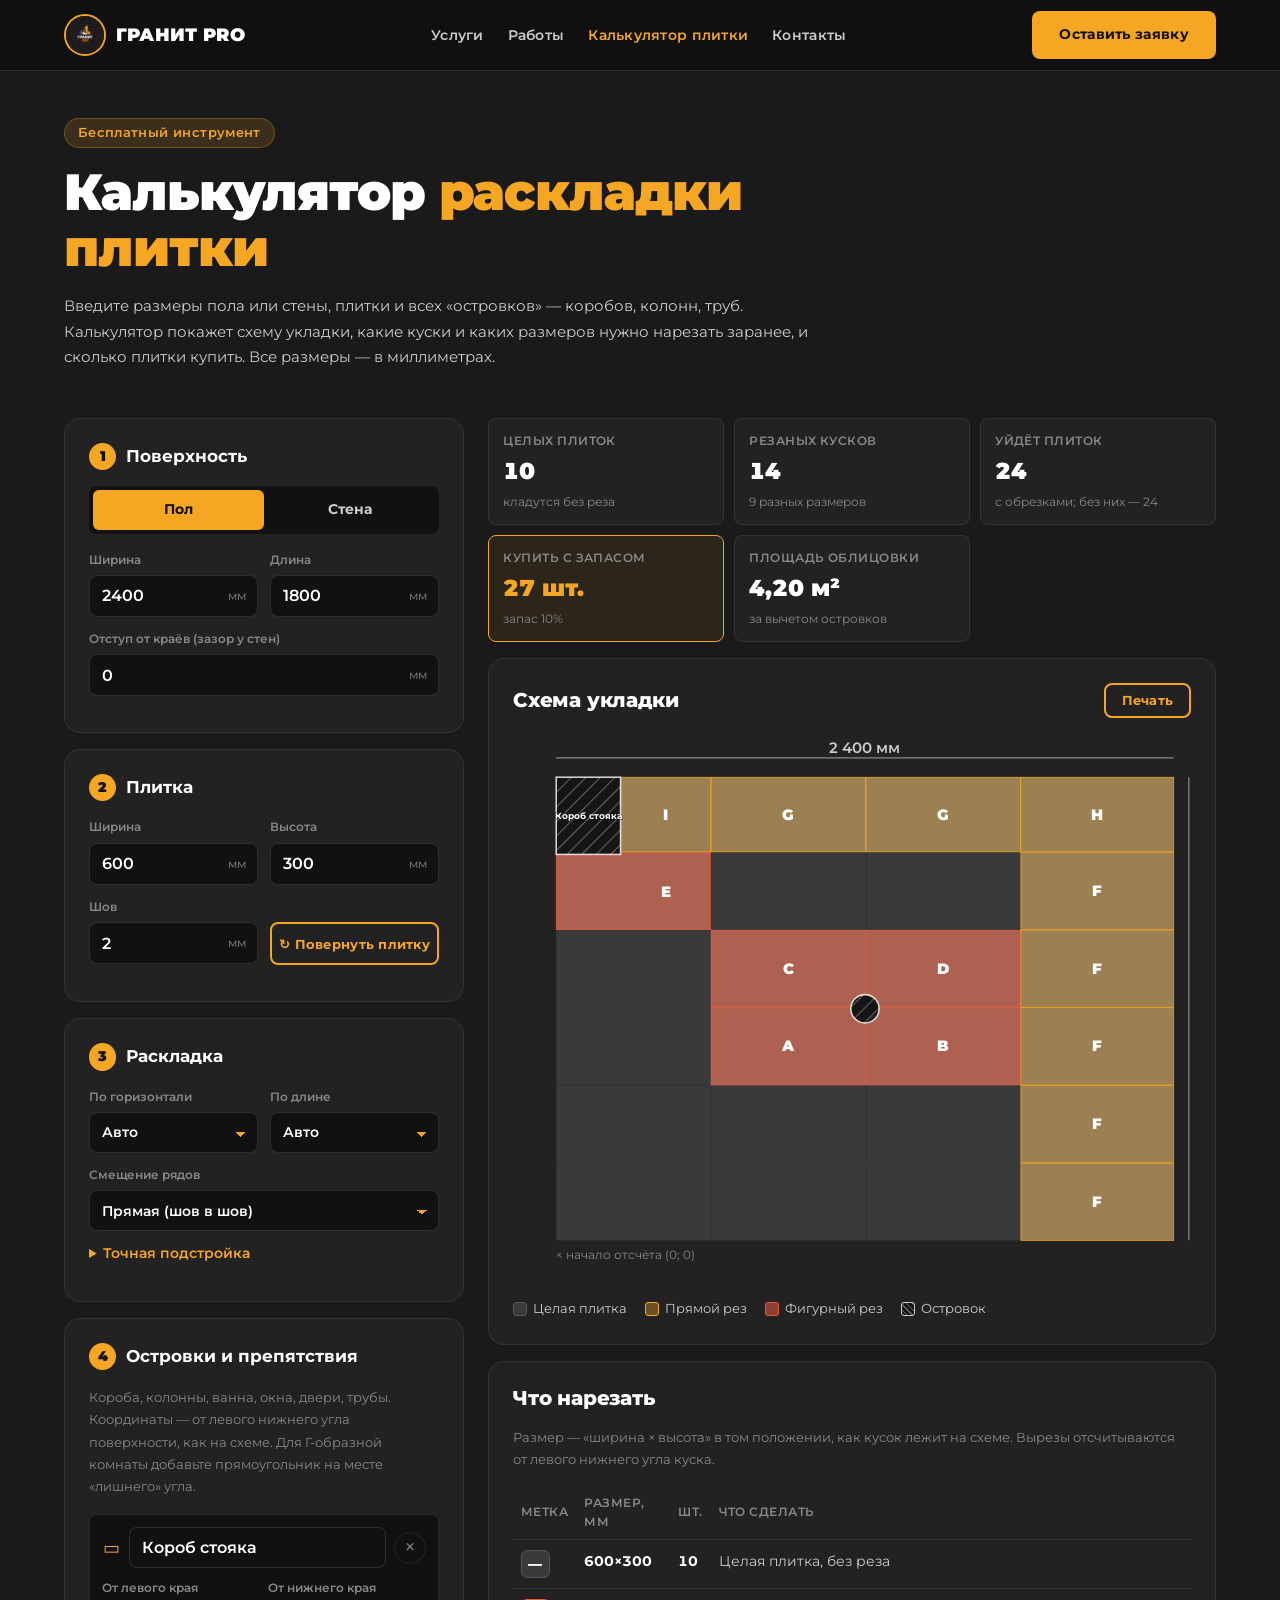
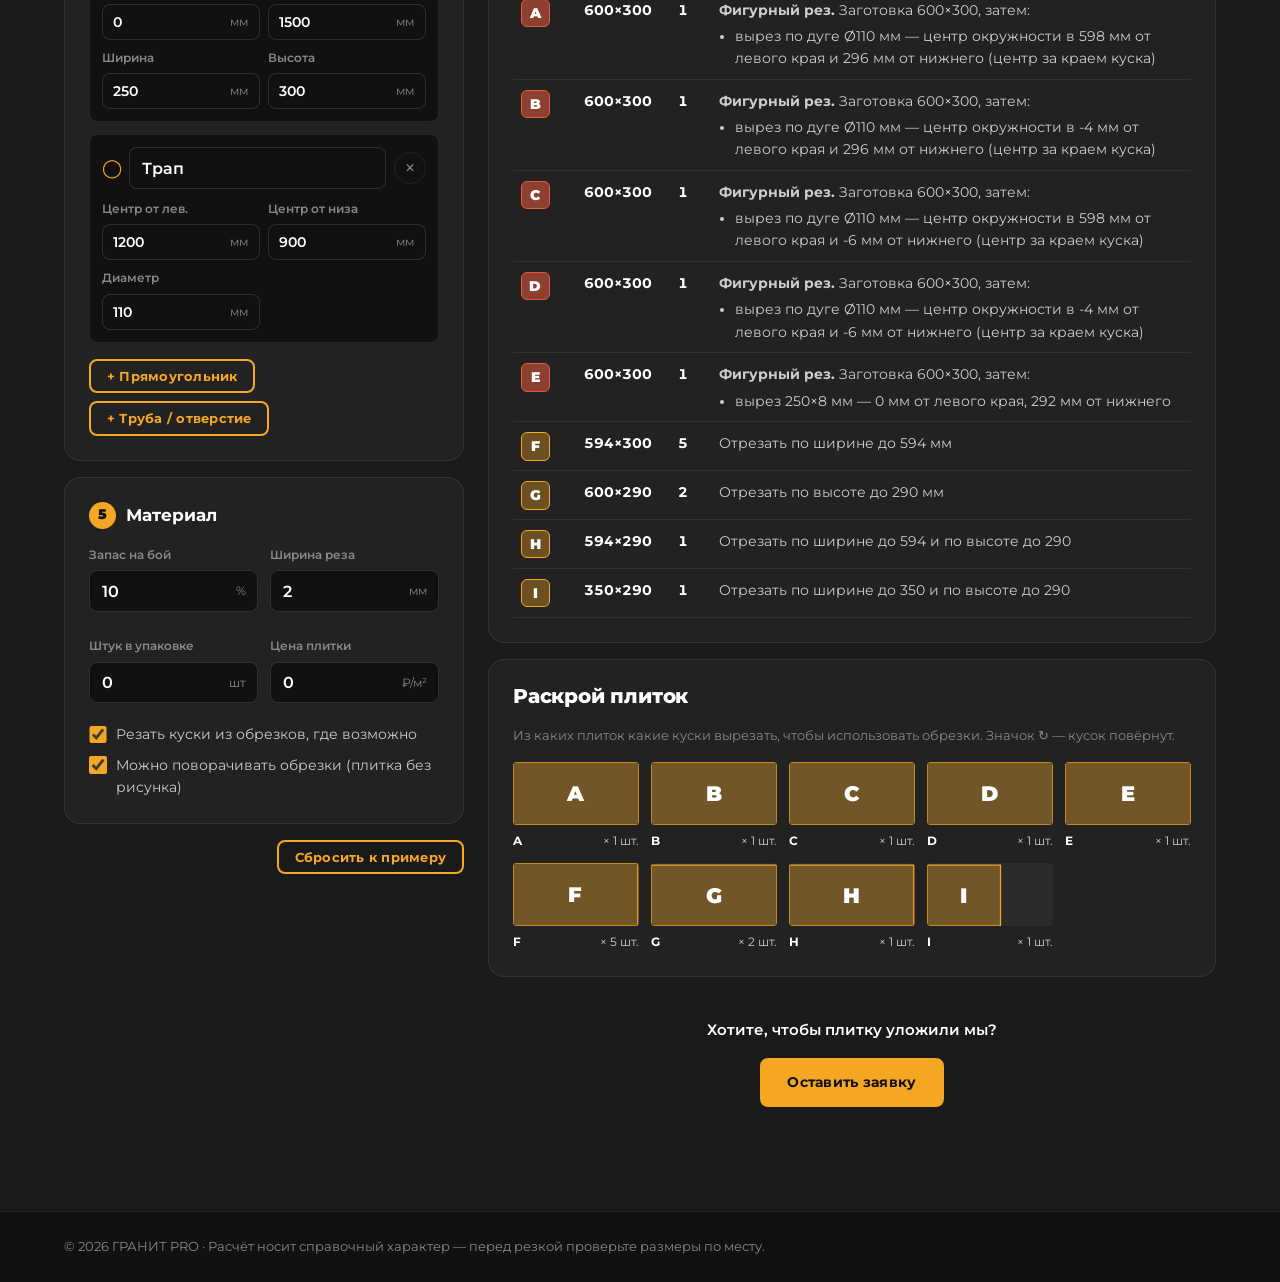
<file: tile-calculator.html>
<!DOCTYPE html>
<html lang="ru">
<head>
  <meta charset="UTF-8">
  <meta name="viewport" content="width=device-width, initial-scale=1.0">
  <meta name="description" content="Калькулятор раскладки плитки от ГРАНИТ PRO: схема укладки, список резов с размерами, количество плитки с запасом. Учитывает шов, островки, трубы и короба.">
  <title>Калькулятор плитки — ГРАНИТ PRO</title>
  <link rel="preconnect" href="https://fonts.googleapis.com">
  <link rel="preconnect" href="https://fonts.gstatic.com" crossorigin>
  <link href="https://fonts.googleapis.com/css2?family=Montserrat:wght@400;600;700;900&display=swap" rel="stylesheet">
  <link rel="stylesheet" href="styles.css">
  <link rel="stylesheet" href="tile-calc.css">
</head>
<body class="tc-page">

  <!-- ══════════════════════════════════════════
       NAVBAR
  ══════════════════════════════════════════ -->
  <nav id="navbar" class="scrolled">
    <div class="nav-inner">
      <a href="index.html" class="nav-brand">
        <img src="img/Логотип.jpg" alt="ГРАНИТ PRO" class="nav-logo">
        <span class="nav-name">ГРАНИТ PRO</span>
      </a>
      <ul class="nav-links">
        <li><a href="index.html#services">Услуги</a></li>
        <li><a href="index.html#portfolio">Работы</a></li>
        <li><a href="tile-calculator.html" class="active">Калькулятор плитки</a></li>
        <li><a href="index.html#contacts">Контакты</a></li>
      </ul>
      <a href="index.html#contacts" class="btn btn-primary nav-cta">Оставить заявку</a>
      <button class="burger" aria-label="Открыть меню" aria-expanded="false">
        <span></span><span></span><span></span>
      </button>
    </div>
  </nav>

  <div class="mobile-menu" id="mobileMenu">
    <ul>
      <li><a href="index.html#services">Услуги</a></li>
      <li><a href="index.html#portfolio">Работы</a></li>
      <li><a href="tile-calculator.html">Калькулятор плитки</a></li>
      <li><a href="index.html#contacts">Контакты</a></li>
    </ul>
    <a href="index.html#contacts" class="btn btn-primary">Оставить заявку</a>
  </div>


  <main class="tc-main">
    <div class="container">
      <header class="tc-header">
        <span class="badge">Бесплатный инструмент</span>
        <h1>Калькулятор <span class="accent">раскладки плитки</span></h1>
        <p>Введите размеры пола или стены, плитки и всех «островков» — коробов, колонн, труб.
          Калькулятор покажет схему укладки, какие куски и каких размеров нужно нарезать заранее,
          и сколько плитки купить. Все размеры — в миллиметрах.</p>
      </header>

      <div class="tc-layout">

        <!-- ═══════════ ФОРМА ═══════════ -->
        <form class="tc-form" id="calcForm" onsubmit="return false" novalidate>

          <fieldset class="tc-card">
            <legend><span class="tc-step">1</span>Поверхность</legend>
            <div class="tc-seg" role="radiogroup" aria-label="Тип поверхности">
              <label><input type="radio" name="stype" value="floor" data-k="surface.type"><span>Пол</span></label>
              <label><input type="radio" name="stype" value="wall" data-k="surface.type"><span>Стена</span></label>
            </div>
            <div class="tc-grid-2">
              <label class="tc-field">
                <span>Ширина</span>
                <span class="tc-input-wrap"><input type="number" inputmode="decimal" min="0" step="1" data-k="surface.w"><em>мм</em></span>
              </label>
              <label class="tc-field">
                <span id="lblSurfaceH">Длина</span>
                <span class="tc-input-wrap"><input type="number" inputmode="decimal" min="0" step="1" data-k="surface.h"><em>мм</em></span>
              </label>
            </div>
            <label class="tc-field">
              <span>Отступ от краёв (зазор у стен)</span>
              <span class="tc-input-wrap"><input type="number" inputmode="decimal" min="0" step="1" data-k="surface.edge"><em>мм</em></span>
            </label>
          </fieldset>

          <fieldset class="tc-card">
            <legend><span class="tc-step">2</span>Плитка</legend>
            <div class="tc-grid-2 tc-tile-row">
              <label class="tc-field">
                <span>Ширина</span>
                <span class="tc-input-wrap"><input type="number" inputmode="decimal" min="0" step="1" data-k="tile.w"><em>мм</em></span>
              </label>
              <label class="tc-field">
                <span>Высота</span>
                <span class="tc-input-wrap"><input type="number" inputmode="decimal" min="0" step="1" data-k="tile.h"><em>мм</em></span>
              </label>
            </div>
            <div class="tc-grid-2">
              <label class="tc-field">
                <span>Шов</span>
                <span class="tc-input-wrap"><input type="number" inputmode="decimal" min="0" step="0.5" data-k="tile.gap"><em>мм</em></span>
              </label>
              <div class="tc-field">
                <span>&nbsp;</span>
                <button type="button" class="btn btn-outline btn-sm tc-btn-block" id="rotateTile">↻ Повернуть плитку</button>
              </div>
            </div>
          </fieldset>

          <fieldset class="tc-card">
            <legend><span class="tc-step">3</span>Раскладка</legend>
            <div class="tc-grid-2">
              <label class="tc-field">
                <span>По горизонтали</span>
                <select data-k="layout.x">
                  <option value="auto">Авто</option>
                  <option value="start">От левого края</option>
                  <option value="end">От правого края</option>
                  <option value="center-tile">По центру — плитка</option>
                  <option value="center-joint">По центру — шов</option>
                </select>
              </label>
              <label class="tc-field">
                <span id="lblAlignY">По длине</span>
                <select data-k="layout.y">
                  <option value="auto">Авто</option>
                  <option value="start" id="optYStart">От нижнего края</option>
                  <option value="end" id="optYEnd">От верхнего края</option>
                  <option value="center-tile">По центру — плитка</option>
                  <option value="center-joint">По центру — шов</option>
                </select>
              </label>
            </div>
            <label class="tc-field">
              <span>Смещение рядов</span>
              <select data-k="layout.offset" data-num>
                <option value="0">Прямая (шов в шов)</option>
                <option value="0.5">Кирпичиком — на 1/2</option>
                <option value="0.3333333333">Со смещением на 1/3</option>
                <option value="0.25">Со смещением на 1/4</option>
              </select>
            </label>
            <details class="tc-details">
              <summary>Точная подстройка</summary>
              <div class="tc-grid-2">
                <label class="tc-field">
                  <span>Сдвиг вправо</span>
                  <span class="tc-input-wrap"><input type="number" inputmode="decimal" step="1" data-k="layout.shiftX"><em>мм</em></span>
                </label>
                <label class="tc-field">
                  <span>Сдвиг вверх</span>
                  <span class="tc-input-wrap"><input type="number" inputmode="decimal" step="1" data-k="layout.shiftY"><em>мм</em></span>
                </label>
              </div>
            </details>
          </fieldset>

          <fieldset class="tc-card">
            <legend><span class="tc-step">4</span>Островки и препятствия</legend>
            <p class="tc-hint">Короба, колонны, ванна, окна, двери, трубы. Координаты — от левого нижнего угла поверхности,
              как на схеме. Для Г‑образной комнаты добавьте прямоугольник на месте «лишнего» угла.</p>
            <div id="obstacleList" class="tc-obstacles"></div>
            <div class="tc-add-row">
              <button type="button" class="btn btn-outline btn-sm" id="addRect">+ Прямоугольник</button>
              <button type="button" class="btn btn-outline btn-sm" id="addCircle">+ Труба / отверстие</button>
            </div>
          </fieldset>

          <fieldset class="tc-card">
            <legend><span class="tc-step">5</span>Материал</legend>
            <div class="tc-grid-2">
              <label class="tc-field">
                <span>Запас на бой</span>
                <span class="tc-input-wrap"><input type="number" inputmode="decimal" min="0" step="1" data-k="material.reserve"><em>%</em></span>
              </label>
              <label class="tc-field">
                <span>Ширина реза</span>
                <span class="tc-input-wrap"><input type="number" inputmode="decimal" min="0" step="0.5" data-k="material.kerf"><em>мм</em></span>
              </label>
              <label class="tc-field">
                <span>Штук в упаковке</span>
                <span class="tc-input-wrap"><input type="number" inputmode="numeric" min="0" step="1" data-k="material.perPack" placeholder="0"><em>шт</em></span>
              </label>
              <label class="tc-field">
                <span>Цена плитки</span>
                <span class="tc-input-wrap"><input type="number" inputmode="decimal" min="0" step="10" data-k="material.price" placeholder="0"><em>₽/м²</em></span>
              </label>
            </div>
            <label class="tc-check"><input type="checkbox" data-k="material.reuse"><span>Резать куски из обрезков, где возможно</span></label>
            <label class="tc-check"><input type="checkbox" data-k="material.rotate"><span>Можно поворачивать обрезки (плитка без рисунка)</span></label>
          </fieldset>

          <div class="tc-form-actions">
            <button type="button" class="btn btn-outline btn-sm" id="resetBtn">Сбросить к примеру</button>
          </div>
        </form>


        <!-- ═══════════ РЕЗУЛЬТАТ ═══════════ -->
        <section class="tc-results" id="results" aria-live="polite">
          <div class="tc-alert tc-alert-err" id="errors" hidden></div>

          <div class="tc-summary" id="summary"></div>
          <div class="tc-alert tc-alert-warn" id="warnings" hidden></div>

          <div class="tc-card tc-scheme-card">
            <div class="tc-card-head">
              <h2>Схема укладки</h2>
              <button type="button" class="btn btn-outline btn-sm tc-no-print" id="printBtn">Печать</button>
            </div>
            <svg id="scheme" class="tc-scheme" role="img" aria-label="Схема раскладки плитки"></svg>
            <ul class="tc-legend">
              <li><i class="lg-full"></i>Целая плитка</li>
              <li><i class="lg-cut"></i>Прямой рез</li>
              <li><i class="lg-fig"></i>Фигурный рез</li>
              <li><i class="lg-obst"></i>Островок</li>
            </ul>
          </div>

          <div class="tc-card">
            <div class="tc-card-head"><h2>Что нарезать</h2></div>
            <p class="tc-hint">Размер — «ширина × высота» в том положении, как кусок лежит на схеме.
              Вырезы отсчитываются от левого нижнего угла куска.</p>
            <div class="tc-table-wrap">
              <table class="tc-table">
                <thead><tr><th>Метка</th><th>Размер, мм</th><th>Шт.</th><th>Что сделать</th></tr></thead>
                <tbody id="cutBody"></tbody>
              </table>
            </div>
          </div>

          <div class="tc-card">
            <div class="tc-card-head"><h2>Раскрой плиток</h2></div>
            <p class="tc-hint">Из каких плиток какие куски вырезать, чтобы использовать обрезки.
              Значок ↻ — кусок повёрнут.</p>
            <div class="tc-bins" id="binList"></div>
          </div>

          <div class="tc-cta tc-no-print">
            <p>Хотите, чтобы плитку уложили мы?</p>
            <a href="index.html#contacts" class="btn btn-primary">Оставить заявку</a>
          </div>
        </section>

      </div>
    </div>
  </main>

  <footer class="tc-footer">
    <div class="container">
      <p>© 2026 ГРАНИТ PRO · Расчёт носит справочный характер — перед резкой проверьте размеры по месту.</p>
    </div>
  </footer>

  <script src="tile-calc.js"></script>
</body>
</html>
</file>
<file: styles.css>
/* ════════════════════════════════════════════
   ГРАНИТ PRO — Styles
   Mobile-first, one breakpoint at 768px
════════════════════════════════════════════ */

/* ── 1. VARIABLES ── */
:root {
  --bg-deep:        #111111;
  --bg-main:        #1A1A1A;
  --bg-card:        #222222;
  --bg-card-hover:  #2a2a2a;
  --accent:         #F5A623;
  --accent-dark:    #D4891A;
  --accent-light:   #FFB84D;
  --text-primary:   #FFFFFF;
  --text-muted:     #CCCCCC;
  --text-dim:       #888888;
  --border:         rgba(255, 255, 255, 0.08);
  --border-accent:  rgba(245, 166, 35, 0.3);

  --font:           'Montserrat', 'Inter', sans-serif;

  --space-xs:       0.5rem;
  --space-sm:       1rem;
  --space-md:       1.5rem;
  --space-lg:       3rem;
  --space-xl:       5rem;
  --space-2xl:      8rem;

  --container:      1200px;
  --radius:         8px;
  --radius-lg:      16px;

  --ease:           cubic-bezier(0.25, 0.46, 0.45, 0.94);
  --dur:            0.3s;

  --navbar-h:       70px;
}

/* ── 2. RESET & BASE ── */
*, *::before, *::after {
  box-sizing: border-box;
  margin: 0;
  padding: 0;
}

html {
  scroll-behavior: smooth;
  scroll-padding-top: var(--navbar-h);
  font-size: 16px;
}

body {
  font-family: var(--font);
  background: var(--bg-main);
  color: var(--text-primary);
  line-height: 1.6;
  overflow-x: hidden;
}

body.menu-open {
  overflow: hidden;
}

img, video {
  display: block;
  max-width: 100%;
}

a {
  color: inherit;
  text-decoration: none;
}

ul {
  list-style: none;
}

button {
  cursor: pointer;
  border: none;
  background: none;
  font-family: inherit;
}

/* ── 3. TYPOGRAPHY ── */
h1 {
  font-size: clamp(2.2rem, 7vw, 5rem);
  font-weight: 900;
  line-height: 1.1;
  letter-spacing: -0.02em;
}

h2 {
  font-size: clamp(1.8rem, 4vw, 3rem);
  font-weight: 800;
  line-height: 1.2;
  letter-spacing: -0.01em;
}

h3 {
  font-size: clamp(1rem, 2vw, 1.2rem);
  font-weight: 700;
  line-height: 1.3;
}

p {
  color: var(--text-muted);
  font-size: 0.95rem;
  line-height: 1.7;
}

/* ── 4. UTILITIES ── */
.container {
  width: 100%;
  max-width: var(--container);
  margin: 0 auto;
  padding: 0 var(--space-md);
}

.accent {
  color: var(--accent);
}

.section-header {
  text-align: center;
  margin-bottom: var(--space-lg);
}

.section-header h2 {
  margin-bottom: var(--space-xs);
}

.section-sub {
  color: var(--text-dim);
  font-size: 1rem;
}

.section-cta {
  text-align: center;
  margin-top: var(--space-lg);
}

.badge {
  display: inline-block;
  background: rgba(245, 166, 35, 0.15);
  color: var(--accent);
  border: 1px solid var(--border-accent);
  border-radius: 100px;
  padding: 0.3em 1em;
  font-size: 0.8rem;
  font-weight: 600;
  letter-spacing: 0.03em;
  margin-bottom: var(--space-sm);
}

/* ── 5. BUTTONS ── */
.btn {
  display: inline-flex;
  align-items: center;
  gap: 0.5em;
  padding: 0.75em 1.75em;
  border-radius: var(--radius);
  font-family: var(--font);
  font-weight: 700;
  font-size: 0.9rem;
  letter-spacing: 0.02em;
  transition: transform var(--dur) var(--ease),
              background var(--dur) var(--ease),
              color var(--dur) var(--ease),
              border-color var(--dur) var(--ease),
              box-shadow var(--dur) var(--ease);
  cursor: pointer;
  white-space: nowrap;
}

.btn:focus-visible {
  outline: 2px solid var(--accent);
  outline-offset: 3px;
}

.btn-primary {
  background: var(--accent);
  color: #111111;
  border: 2px solid transparent;
}

.btn-primary:hover {
  background: var(--accent-dark);
  transform: translateY(-2px);
  box-shadow: 0 8px 24px rgba(245, 166, 35, 0.3);
}

.btn-outline {
  background: transparent;
  color: var(--accent);
  border: 2px solid var(--accent);
}

.btn-outline:hover {
  background: var(--accent);
  color: #111;
  transform: translateY(-2px);
}

.btn-tg {
  background: #229ED9;
  color: #fff;
  border: 2px solid transparent;
}

.btn-tg:hover {
  background: #1a8bbf;
  transform: translateY(-2px);
}

.btn-lg {
  padding: 0.9em 2.2em;
  font-size: 1rem;
}

.btn-sm {
  padding: 0.55em 1.2em;
  font-size: 0.82rem;
}

.btn-full {
  width: 100%;
  justify-content: center;
}

/* ── 6. NAVBAR ── */
#navbar {
  position: fixed;
  top: 0;
  left: 0;
  right: 0;
  z-index: 1000;
  height: var(--navbar-h);
  transition: background var(--dur) var(--ease),
              backdrop-filter var(--dur) var(--ease),
              box-shadow var(--dur) var(--ease);
}

#navbar.scrolled {
  background: rgba(17, 17, 17, 0.97);
  backdrop-filter: blur(12px);
  -webkit-backdrop-filter: blur(12px);
  box-shadow: 0 1px 0 var(--border);
}

.nav-inner {
  display: flex;
  align-items: center;
  justify-content: space-between;
  height: 100%;
  padding: 0 var(--space-md);
  max-width: var(--container);
  margin: 0 auto;
}

.nav-brand {
  display: flex;
  align-items: center;
  gap: 0.6rem;
  z-index: 10;
}

.nav-logo {
  width: 42px;
  height: 42px;
  border-radius: 50%;
  object-fit: cover;
  border: 2px solid var(--accent);
}

.nav-name {
  font-size: 1.1rem;
  font-weight: 900;
  color: var(--text-primary);
  letter-spacing: 0.02em;
}

.nav-links {
  display: none;
}

.nav-links li a {
  font-size: 0.85rem;
  font-weight: 600;
  color: var(--text-muted);
  transition: color var(--dur);
  letter-spacing: 0.02em;
}

.nav-links li a:hover {
  color: var(--accent);
}

.nav-cta {
  display: none;
}

/* Burger */
.burger {
  display: flex;
  flex-direction: column;
  justify-content: center;
  gap: 5px;
  width: 36px;
  height: 36px;
  padding: 4px;
  z-index: 1001;
}

.burger span {
  display: block;
  width: 100%;
  height: 2.5px;
  background: var(--text-primary);
  border-radius: 2px;
  transition: transform var(--dur) var(--ease),
              opacity var(--dur) var(--ease);
  transform-origin: center;
}

.burger.active span:nth-child(1) {
  transform: translateY(7.5px) rotate(45deg);
}
.burger.active span:nth-child(2) {
  opacity: 0;
  transform: scaleX(0);
}
.burger.active span:nth-child(3) {
  transform: translateY(-7.5px) rotate(-45deg);
}

/* Mobile Menu */
.mobile-menu {
  position: fixed;
  top: 0;
  left: 0;
  right: 0;
  bottom: 0;
  background: var(--bg-deep);
  z-index: 999;
  display: flex;
  flex-direction: column;
  align-items: center;
  justify-content: center;
  gap: var(--space-md);
  opacity: 0;
  pointer-events: none;
  transition: opacity var(--dur) var(--ease);
}

.mobile-menu.open {
  opacity: 1;
  pointer-events: all;
}

.mobile-menu ul {
  display: flex;
  flex-direction: column;
  align-items: center;
  gap: var(--space-md);
}

.mobile-menu ul li a {
  font-size: 1.5rem;
  font-weight: 700;
  color: var(--text-muted);
  transition: color var(--dur);
}

.mobile-menu ul li a:hover {
  color: var(--accent);
}

/* ── 7. SCROLL REVEAL ── */
[data-reveal] {
  opacity: 0;
  transform: translateY(40px);
  transition: opacity 0.6s var(--ease), transform 0.6s var(--ease);
}

[data-reveal].visible {
  opacity: 1;
  transform: none;
}

.advantage-card,
.service-card,
.step,
.portfolio-item {
  opacity: 0;
  transform: translateY(30px);
  transition: opacity 0.5s var(--ease) var(--delay, 0ms),
              transform 0.5s var(--ease) var(--delay, 0ms);
}

[data-reveal].visible .advantage-card,
[data-reveal].visible .service-card,
[data-reveal].visible .step,
[data-reveal].visible .portfolio-item {
  opacity: 1;
  transform: none;
}

/* ── 8. HERO ── */
#hero {
  position: relative;
  min-height: 100svh;
  display: flex;
  align-items: center;
  justify-content: center;
  overflow: hidden;
  background: var(--bg-deep);
}

.hero-video {
  position: absolute;
  inset: 0;
  width: 100%;
  height: 100%;
  object-fit: cover;
  z-index: 0;
}

.hero-overlay {
  position: absolute;
  inset: 0;
  background: linear-gradient(
    to bottom,
    rgba(0, 0, 0, 0.6) 0%,
    rgba(0, 0, 0, 0.4) 50%,
    rgba(17, 17, 17, 1) 100%
  );
  z-index: 1;
}

.hero-content {
  position: relative;
  z-index: 2;
  text-align: center;
  padding: var(--space-lg) var(--space-md);
  max-width: 900px;
}

.hero-logo {
  width: 90px;
  height: 90px;
  border-radius: 50%;
  object-fit: cover;
  border: 3px solid var(--accent);
  margin: 0 auto var(--space-md);
  box-shadow: 0 0 30px rgba(245, 166, 35, 0.3);
}

.hero-content h1 {
  margin-bottom: var(--space-sm);
}

.hero-sub {
  font-size: clamp(0.85rem, 2vw, 1rem);
  color: var(--text-muted);
  margin-bottom: var(--space-lg);
  letter-spacing: 0.02em;
}

.hero-btns {
  display: flex;
  flex-wrap: wrap;
  gap: var(--space-sm);
  justify-content: center;
}

@media (prefers-reduced-motion: reduce) {
  .hero-video {
    display: none;
  }
  #hero {
    background: var(--bg-deep) url('img/Логотип.jpg') center/cover no-repeat;
  }
}

/* ── 9. ADVANTAGES ── */
#advantages {
  padding: var(--space-xl) 0;
  background: var(--bg-deep);
}

.advantages-grid {
  display: grid;
  grid-template-columns: 1fr 1fr;
  gap: var(--space-sm);
}

.advantage-card {
  background: var(--bg-card);
  border: 1px solid var(--border);
  border-radius: var(--radius-lg);
  padding: var(--space-md);
  transition: border-color var(--dur), transform var(--dur) var(--ease);
}

.advantage-card:hover {
  border-color: var(--border-accent);
  transform: translateY(-4px);
}

.adv-icon {
  width: 52px;
  height: 52px;
  border-radius: var(--radius);
  background: rgba(245, 166, 35, 0.1);
  display: flex;
  align-items: center;
  justify-content: center;
  margin-bottom: var(--space-sm);
  color: var(--accent);
}

.adv-icon svg {
  width: 28px;
  height: 28px;
}

.advantage-card h3 {
  margin-bottom: var(--space-xs);
  font-size: 1rem;
}

.advantage-card p {
  font-size: 0.85rem;
  color: var(--text-dim);
}

/* ── 10. SERVICES ── */
#services {
  padding: var(--space-xl) 0;
  background: var(--bg-main);
}

.services-grid {
  display: grid;
  grid-template-columns: 1fr;
  gap: var(--space-sm);
}

.service-card {
  background: var(--bg-card);
  border: 1px solid var(--border);
  border-radius: var(--radius-lg);
  padding: var(--space-md);
  display: flex;
  flex-direction: column;
  transition: border-color var(--dur), transform var(--dur) var(--ease);
}

.service-card:hover {
  border-color: var(--border-accent);
  transform: translateY(-4px);
}

.service-icon {
  width: 52px;
  height: 52px;
  border-radius: var(--radius);
  background: rgba(245, 166, 35, 0.1);
  display: flex;
  align-items: center;
  justify-content: center;
  margin-bottom: var(--space-sm);
  color: var(--accent);
}

.service-icon svg {
  width: 28px;
  height: 28px;
}

.service-card h3 {
  margin-bottom: var(--space-xs);
}

.service-card p {
  font-size: 0.85rem;
  color: var(--text-dim);
  flex: 1;
  margin-bottom: var(--space-sm);
}

.service-link {
  font-size: 0.85rem;
  font-weight: 700;
  color: var(--accent);
  transition: color var(--dur);
  align-self: flex-start;
}

.service-link:hover {
  color: var(--accent-light);
}

/* ── 11. PORTFOLIO ── */
#portfolio {
  padding: var(--space-xl) 0;
  background: var(--bg-deep);
}

.portfolio-filters {
  display: flex;
  flex-wrap: wrap;
  gap: var(--space-xs);
  justify-content: center;
  margin-bottom: var(--space-lg);
}

.filter-btn {
  padding: 0.5em 1.2em;
  border-radius: 100px;
  border: 1px solid var(--border);
  background: transparent;
  color: var(--text-dim);
  font-family: var(--font);
  font-size: 0.85rem;
  font-weight: 600;
  transition: all var(--dur) var(--ease);
  cursor: pointer;
}

.filter-btn:hover,
.filter-btn.active {
  background: var(--accent);
  border-color: var(--accent);
  color: #111;
}

.portfolio-grid {
  display: grid;
  grid-template-columns: repeat(auto-fill, minmax(280px, 1fr));
  gap: var(--space-sm);
}

.portfolio-item {
  aspect-ratio: 4/3;
  overflow: hidden;
  border-radius: var(--radius-lg);
  cursor: pointer;
  position: relative;
}

.portfolio-item img {
  width: 100%;
  height: 100%;
  object-fit: cover;
  object-position: center;
  transition: transform 0.5s var(--ease);
}

.portfolio-item:hover img {
  transform: scale(1.07);
}

.portfolio-overlay {
  position: absolute;
  inset: 0;
  background: linear-gradient(to top, rgba(0,0,0,0.7) 0%, transparent 50%);
  display: flex;
  align-items: flex-end;
  padding: var(--space-sm);
  opacity: 0;
  transition: opacity var(--dur) var(--ease);
}

.portfolio-item:hover .portfolio-overlay {
  opacity: 1;
}

.portfolio-overlay span {
  font-size: 0.85rem;
  font-weight: 600;
  color: #fff;
}

.portfolio-item.hidden {
  display: none;
}

/* ── 12. INSTALLMENT ── */
#installment {
  padding: var(--space-xl) 0;
  background: var(--bg-main);
}

.installment-inner {
  display: flex;
  flex-direction: column;
  gap: var(--space-lg);
  align-items: center;
}

.installment-image {
  width: 100%;
  max-width: 420px;
  border-radius: var(--radius-lg);
  overflow: hidden;
  border: 1px solid var(--border-accent);
  box-shadow: 0 0 60px rgba(245, 166, 35, 0.15);
}

.installment-image img {
  width: 100%;
  max-height: 520px;
  object-fit: cover;
  object-position: top;
}

.installment-text {
  flex: 1;
  max-width: 560px;
}

.installment-text h2 {
  margin: var(--space-xs) 0 var(--space-sm);
}

.installment-lead {
  font-size: 1rem;
  color: var(--text-muted);
  margin-bottom: var(--space-md);
}

.installment-plans {
  display: flex;
  flex-direction: column;
  gap: var(--space-xs);
  margin-bottom: var(--space-md);
}

.installment-plans li {
  display: flex;
  align-items: center;
  justify-content: space-between;
  padding: 0.8em 1.2em;
  background: var(--bg-card);
  border: 1px solid var(--border);
  border-radius: var(--radius);
  transition: border-color var(--dur);
}

.installment-plans li:hover {
  border-color: var(--border-accent);
}

.installment-plans li strong {
  font-size: 1.1rem;
  font-weight: 800;
  color: var(--accent);
}

.installment-plans li span {
  font-size: 0.85rem;
  color: var(--text-dim);
}

/* ── 13. HOW WE WORK ── */
#how-we-work {
  padding: var(--space-xl) 0;
  background: var(--bg-deep);
}

.steps-track {
  display: flex;
  flex-direction: column;
  gap: 0;
  position: relative;
}

.step {
  background: var(--bg-card);
  border: 1px solid var(--border);
  border-radius: var(--radius-lg);
  padding: var(--space-md);
  flex: 1;
  transition: border-color var(--dur);
}

.step:hover {
  border-color: var(--border-accent);
}

.step-number {
  width: 44px;
  height: 44px;
  border-radius: 50%;
  background: var(--accent);
  color: #111;
  font-weight: 900;
  font-size: 1.2rem;
  display: flex;
  align-items: center;
  justify-content: center;
  margin-bottom: var(--space-sm);
}

.step h3 {
  margin-bottom: var(--space-xs);
}

.step p {
  font-size: 0.85rem;
  color: var(--text-dim);
}

.step-arrow {
  text-align: center;
  color: var(--accent);
  font-size: 1.5rem;
  padding: 0.5rem 0;
  transform: rotate(90deg);
}

/* ── 14. CONTACTS ── */
#contacts {
  padding: var(--space-xl) 0;
  background: var(--bg-main);
}

.contacts-inner {
  display: flex;
  flex-direction: column;
  gap: var(--space-lg);
}

.contacts-cards {
  display: grid;
  grid-template-columns: 1fr 1fr;
  gap: var(--space-sm);
}

.contact-card {
  background: var(--bg-card);
  border: 1px solid var(--border);
  border-radius: var(--radius-lg);
  padding: var(--space-md);
  text-align: center;
  transition: border-color var(--dur);
}

.contact-card:hover {
  border-color: var(--border-accent);
}

.contact-avatar {
  width: 64px;
  height: 64px;
  border-radius: 50%;
  background: rgba(245, 166, 35, 0.15);
  border: 2px solid var(--border-accent);
  color: var(--accent);
  font-size: 1.6rem;
  font-weight: 900;
  display: flex;
  align-items: center;
  justify-content: center;
  margin: 0 auto var(--space-sm);
}

.contact-card h3 {
  margin-bottom: 0.25rem;
}

.contact-role {
  font-size: 0.8rem;
  color: var(--text-dim);
  margin-bottom: var(--space-sm);
}

.contact-btns {
  display: flex;
  flex-direction: column;
  gap: var(--space-xs);
}

/* Lead Form */
.lead-form {
  background: var(--bg-card);
  border: 1px solid var(--border);
  border-radius: var(--radius-lg);
  padding: var(--space-lg);
  position: relative;
}

.lead-form h3 {
  margin-bottom: 0.25rem;
  font-size: 1.3rem;
}

.form-desc {
  font-size: 0.85rem;
  color: var(--text-dim);
  margin-bottom: var(--space-md);
}

.form-group {
  position: relative;
  margin-bottom: var(--space-sm);
}

.form-group input {
  width: 100%;
  padding: 0.85em 1.1em;
  background: var(--bg-main);
  border: 1px solid var(--border);
  border-radius: var(--radius);
  color: var(--text-primary);
  font-family: var(--font);
  font-size: 0.95rem;
  transition: border-color var(--dur);
  outline: none;
}

.form-group input::placeholder {
  color: var(--text-dim);
}

.form-group input:focus {
  border-color: var(--accent);
}

.form-group input.error {
  border-color: #e55;
}

.field-error {
  display: none;
  font-size: 0.75rem;
  color: #e55;
  margin-top: 0.25rem;
}

.form-group input.error + .field-error {
  display: block;
}

.form-note {
  font-size: 0.72rem;
  color: var(--text-dim);
  text-align: center;
  margin-top: var(--space-sm);
}

.form-success {
  position: absolute;
  inset: 0;
  background: var(--bg-card);
  border-radius: var(--radius-lg);
  display: flex;
  flex-direction: column;
  align-items: center;
  justify-content: center;
  gap: var(--space-xs);
  text-align: center;
  padding: var(--space-md);
}

.form-success strong {
  font-size: 1.3rem;
  font-weight: 800;
}

.form-success p {
  color: var(--text-muted);
}

/* ── 15. FOOTER ── */
#footer {
  background: var(--bg-deep);
  border-top: 1px solid var(--border);
  padding: var(--space-lg) 0 var(--space-md);
}

.footer-inner {
  display: flex;
  flex-direction: column;
  gap: var(--space-md);
  margin-bottom: var(--space-md);
}

.footer-brand {
  display: flex;
  align-items: center;
  gap: var(--space-sm);
}

.footer-logo {
  width: 52px;
  height: 52px;
  border-radius: 50%;
  object-fit: cover;
  border: 2px solid var(--accent);
}

.footer-name {
  font-size: 1.1rem;
  font-weight: 900;
  display: block;
  margin-bottom: 0.15rem;
}

.footer-brand p {
  font-size: 0.82rem;
  color: var(--text-dim);
}

.footer-contacts {
  display: flex;
  flex-direction: column;
  gap: 0.5rem;
}

.footer-contacts a {
  font-size: 0.9rem;
  color: var(--text-muted);
  transition: color var(--dur);
}

.footer-contacts a:hover {
  color: var(--accent);
}

.footer-tg {
  display: flex;
  gap: var(--space-sm);
  margin-top: 0.25rem;
}

.footer-tg a {
  color: var(--accent) !important;
}

.footer-bottom {
  padding-top: var(--space-md);
  border-top: 1px solid var(--border);
  display: flex;
  flex-direction: column;
  gap: 0.25rem;
}

.footer-bottom p {
  font-size: 0.78rem;
  color: var(--text-dim);
}

/* ── 16. LIGHTBOX ── */
.lightbox {
  position: fixed;
  inset: 0;
  z-index: 2000;
  display: flex;
  align-items: center;
  justify-content: center;
}

.lightbox[hidden] {
  display: none;
}

.lightbox-bg {
  position: absolute;
  inset: 0;
  background: rgba(0, 0, 0, 0.92);
}

.lightbox-content {
  position: relative;
  z-index: 1;
  max-width: 90vw;
  max-height: 90vh;
  display: flex;
  flex-direction: column;
  align-items: center;
  gap: var(--space-xs);
}

.lightbox-img {
  max-width: 90vw;
  max-height: 85vh;
  object-fit: contain;
  border-radius: var(--radius);
}

.lightbox-caption {
  font-size: 0.85rem;
  color: var(--text-muted);
  text-align: center;
}

.lightbox-close {
  position: absolute;
  top: var(--space-md);
  right: var(--space-md);
  z-index: 2;
  width: 44px;
  height: 44px;
  border-radius: 50%;
  background: rgba(255,255,255,0.1);
  color: #fff;
  font-size: 1.8rem;
  display: flex;
  align-items: center;
  justify-content: center;
  transition: background var(--dur);
  cursor: pointer;
  border: none;
  line-height: 1;
}

.lightbox-close:hover {
  background: rgba(245, 166, 35, 0.3);
}

.lightbox-nav {
  position: absolute;
  z-index: 2;
  top: 50%;
  transform: translateY(-50%);
  width: 48px;
  height: 48px;
  border-radius: 50%;
  background: rgba(255,255,255,0.1);
  color: #fff;
  font-size: 2rem;
  display: flex;
  align-items: center;
  justify-content: center;
  transition: background var(--dur);
  cursor: pointer;
  border: none;
  line-height: 1;
}

.lightbox-nav:hover {
  background: rgba(245, 166, 35, 0.4);
}

.lightbox-prev {
  left: var(--space-sm);
}

.lightbox-next {
  right: var(--space-sm);
}

/* ════════════════════════════════════════════
   DESKTOP — min-width: 768px
════════════════════════════════════════════ */
@media (min-width: 768px) {
  /* Navbar */
  .nav-links {
    display: flex;
    align-items: center;
    gap: var(--space-md);
  }

  .nav-cta {
    display: inline-flex;
  }

  .burger {
    display: none;
  }

  .mobile-menu {
    display: none;
  }

  /* Advantages */
  .advantages-grid {
    grid-template-columns: repeat(4, 1fr);
    gap: var(--space-md);
  }

  /* Services */
  .services-grid {
    grid-template-columns: repeat(3, 1fr);
    gap: var(--space-md);
  }

  /* Installment */
  .installment-inner {
    flex-direction: row;
    align-items: flex-start;
    gap: var(--space-xl);
  }

  .installment-image {
    flex-shrink: 0;
    width: 380px;
  }

  .installment-text {
    padding-top: var(--space-sm);
  }

  /* Steps */
  .steps-track {
    flex-direction: row;
    align-items: flex-start;
  }

  .step-arrow {
    transform: none;
    padding: var(--space-md) 0;
    padding-top: 2.5rem;
    font-size: 1.5rem;
    flex-shrink: 0;
    align-self: flex-start;
  }

  /* Contacts */
  .contacts-inner {
    flex-direction: row;
    align-items: flex-start;
    gap: var(--space-lg);
  }

  .contacts-cards {
    flex-direction: column;
    display: flex;
    flex-shrink: 0;
    width: 340px;
  }

  .contact-card {
    text-align: left;
  }

  .contact-avatar {
    margin: 0 0 var(--space-sm);
  }

  .lead-form {
    flex: 1;
  }

  /* Footer */
  .footer-inner {
    flex-direction: row;
    align-items: center;
    justify-content: space-between;
  }

  .footer-bottom {
    flex-direction: row;
    justify-content: space-between;
  }

  /* Lightbox navigation */
  .lightbox-prev {
    left: var(--space-lg);
  }

  .lightbox-next {
    right: var(--space-lg);
  }
}
</file>
<file: tile-calc.css>
/* ════════════════════════════════════════════
   ГРАНИТ PRO — Калькулятор плитки
   Дополняет styles.css
════════════════════════════════════════════ */

.tc-page {
  --tile-full:  #3a3a3a;
  --tile-cut:   rgba(245, 166, 35, 0.35);
  --tile-fig:   rgba(231, 90, 60, 0.55);
  --grout:      #6b6b6b;
  --obst:       #151515;
}

.nav-links li a.active {
  color: var(--accent);
}

.tc-main {
  padding: calc(var(--navbar-h) + var(--space-lg)) 0 var(--space-xl);
}

.tc-header {
  max-width: 760px;
  margin-bottom: var(--space-lg);
}

.tc-header h1 {
  font-size: clamp(1.9rem, 5vw, 3.2rem);
  margin-bottom: var(--space-sm);
}

.tc-layout {
  display: grid;
  gap: var(--space-md);
  grid-template-columns: minmax(0, 1fr);
}

/* ── Карточки ── */
.tc-card {
  background: var(--bg-card);
  border: 1px solid var(--border);
  border-radius: var(--radius-lg);
  padding: var(--space-md);
  min-width: 0;
}

fieldset.tc-card {
  margin: 0 0 var(--space-sm);
}

.tc-card legend {
  float: left;
  width: 100%;
  display: flex;
  align-items: center;
  gap: 0.6rem;
  font-weight: 700;
  font-size: 1.05rem;
  margin-bottom: var(--space-sm);
}

.tc-card legend + * {
  clear: both;
}

.tc-step {
  display: inline-grid;
  place-items: center;
  width: 1.7rem;
  height: 1.7rem;
  border-radius: 50%;
  background: var(--accent);
  color: #111;
  font-size: 0.85rem;
  font-weight: 900;
}

.tc-card-head {
  display: flex;
  align-items: center;
  justify-content: space-between;
  gap: var(--space-sm);
  margin-bottom: var(--space-sm);
}

.tc-card-head h2 {
  font-size: 1.25rem;
}

.tc-results > .tc-card + .tc-card,
.tc-results > .tc-card {
  margin-bottom: var(--space-sm);
}

/* ── Поля ── */
.tc-grid-2 {
  display: grid;
  grid-template-columns: 1fr 1fr;
  gap: 0.75rem;
}

.tc-grid-4 {
  display: grid;
  grid-template-columns: 1fr 1fr;
  gap: 0.5rem;
}

.tc-field {
  display: flex;
  flex-direction: column;
  gap: 0.35rem;
  margin-bottom: 0.75rem;
  min-width: 0;
}

.tc-field > span:first-child {
  font-size: 0.78rem;
  font-weight: 600;
  color: var(--text-dim);
}

.tc-input-wrap {
  position: relative;
  display: block;
}

.tc-input-wrap em {
  position: absolute;
  right: 0.75rem;
  top: 50%;
  transform: translateY(-50%);
  font-style: normal;
  font-size: 0.75rem;
  color: var(--text-dim);
  pointer-events: none;
}

.tc-form input[type="number"],
.tc-form input[type="text"],
.tc-form select {
  width: 100%;
  font-family: var(--font);
  font-size: 1rem;
  font-weight: 600;
  color: var(--text-primary);
  background: var(--bg-deep);
  border: 1px solid rgba(255, 255, 255, 0.12);
  border-radius: var(--radius);
  padding: 0.65rem 2.6rem 0.65rem 0.75rem;
  transition: border-color var(--dur);
  -moz-appearance: textfield;
  appearance: textfield;
}

.tc-form select {
  padding-right: 2rem;
  appearance: none;
  -webkit-appearance: none;
  background-image: linear-gradient(45deg, transparent 50%, var(--accent) 50%),
                    linear-gradient(135deg, var(--accent) 50%, transparent 50%);
  background-position: calc(100% - 16px) 55%, calc(100% - 11px) 55%;
  background-size: 5px 5px;
  background-repeat: no-repeat;
  font-size: 0.9rem;
}

.tc-form input::-webkit-outer-spin-button,
.tc-form input::-webkit-inner-spin-button {
  -webkit-appearance: none;
  margin: 0;
}

.tc-form input:focus,
.tc-form select:focus {
  outline: none;
  border-color: var(--accent);
}

.tc-field-sm {
  margin-bottom: 0;
}

.tc-field-sm input[type="number"] {
  font-size: 0.9rem;
  padding: 0.5rem 2.2rem 0.5rem 0.6rem;
}

.tc-btn-block {
  width: 100%;
  justify-content: center;
  padding-top: 0.72rem;
  padding-bottom: 0.72rem;
}

/* Переключатель Пол / Стена */
.tc-seg {
  display: flex;
  background: var(--bg-deep);
  border-radius: var(--radius);
  padding: 4px;
  margin-bottom: var(--space-sm);
}

.tc-seg label {
  flex: 1;
  cursor: pointer;
}

.tc-seg input {
  position: absolute;
  opacity: 0;
  pointer-events: none;
}

.tc-seg span {
  display: block;
  text-align: center;
  padding: 0.5rem;
  border-radius: calc(var(--radius) - 2px);
  font-weight: 700;
  font-size: 0.9rem;
  color: var(--text-muted);
  transition: background var(--dur), color var(--dur);
}

.tc-seg input:checked + span {
  background: var(--accent);
  color: #111;
}

.tc-seg input:focus-visible + span {
  outline: 2px solid var(--accent);
  outline-offset: 2px;
}

.tc-check {
  display: flex;
  align-items: flex-start;
  gap: 0.6rem;
  font-size: 0.88rem;
  color: var(--text-muted);
  margin-top: 0.5rem;
  cursor: pointer;
}

.tc-check input {
  accent-color: var(--accent);
  width: 1.1rem;
  height: 1.1rem;
  margin-top: 0.15rem;
  flex-shrink: 0;
}

.tc-details summary {
  cursor: pointer;
  font-size: 0.85rem;
  font-weight: 600;
  color: var(--accent);
  margin-bottom: 0.75rem;
}

.tc-hint {
  font-size: 0.82rem;
  color: var(--text-dim);
  margin-bottom: var(--space-sm);
}

.tc-empty {
  font-size: 0.85rem;
  color: var(--text-dim);
  padding: 0.5rem 0;
}

/* ── Островки ── */
.tc-obstacles {
  display: flex;
  flex-direction: column;
  gap: 0.75rem;
  margin-bottom: var(--space-sm);
}

.tc-obstacle {
  background: var(--bg-deep);
  border: 1px solid var(--border);
  border-radius: var(--radius);
  padding: 0.75rem;
}

.tc-obstacle-head {
  display: flex;
  align-items: center;
  gap: 0.5rem;
  margin-bottom: 0.6rem;
}

.tc-obstacle-icon {
  color: var(--accent);
  font-size: 1.1rem;
  width: 1.2rem;
  text-align: center;
}

.tc-form .tc-obstacle-name {
  flex: 1;
  padding: 0.4rem 0.6rem;
  font-size: 0.9rem;
  background: transparent;
  border-color: transparent;
  border-bottom-color: rgba(255, 255, 255, 0.12);
  border-radius: 0;
}

.tc-del {
  width: 2rem;
  height: 2rem;
  border-radius: 50%;
  font-size: 1.3rem;
  line-height: 1;
  color: var(--text-dim);
  background: transparent;
  border: 1px solid var(--border);
  cursor: pointer;
  transition: color var(--dur), border-color var(--dur);
}

.tc-del:hover {
  color: #e75a3c;
  border-color: #e75a3c;
}

.tc-add-row {
  display: flex;
  flex-wrap: wrap;
  gap: 0.5rem;
}

.tc-form-actions {
  text-align: right;
}

/* ── Результаты ── */
.tc-results.tc-dim > :not(#errors) {
  opacity: 0.35;
  pointer-events: none;
}

.tc-alert {
  border-radius: var(--radius);
  padding: 0.75rem 1rem;
  margin-bottom: var(--space-sm);
  font-size: 0.88rem;
}

.tc-alert p {
  color: inherit;
  font-size: inherit;
}

.tc-alert p + p {
  margin-top: 0.4rem;
}

.tc-alert-err {
  background: rgba(231, 90, 60, 0.15);
  border: 1px solid rgba(231, 90, 60, 0.5);
  color: #ffb4a5;
}

.tc-alert-warn {
  background: rgba(245, 166, 35, 0.1);
  border: 1px solid var(--border-accent);
  color: var(--accent-light);
}

.tc-summary {
  display: grid;
  grid-template-columns: repeat(2, minmax(0, 1fr));
  gap: 0.6rem;
  margin-bottom: var(--space-sm);
}

.tc-stat {
  background: var(--bg-card);
  border: 1px solid var(--border);
  border-radius: var(--radius);
  padding: 0.8rem 0.9rem;
  display: flex;
  flex-direction: column;
  gap: 0.15rem;
  min-width: 0;
}

.tc-stat-hl {
  border-color: var(--accent);
  background: rgba(245, 166, 35, 0.08);
}

.tc-stat-k {
  font-size: 0.72rem;
  font-weight: 600;
  color: var(--text-dim);
  text-transform: uppercase;
  letter-spacing: 0.04em;
}

.tc-stat-v {
  font-size: 1.45rem;
  font-weight: 900;
  font-variant-numeric: tabular-nums;
}

.tc-stat-hl .tc-stat-v {
  color: var(--accent);
}

.tc-stat-sub {
  font-size: 0.75rem;
  color: var(--text-dim);
}

/* Схема */
.tc-scheme {
  display: block;
  width: 100%;
  height: auto;
  max-height: 70vh;
}

.sc-surface  { fill: var(--grout); }
.sc-edge     { fill: none; stroke: var(--accent); stroke-dasharray: 8 6; }
.sc-full     { fill: var(--tile-full); stroke: rgba(0, 0, 0, 0.35); }
.sc-cut      { fill: var(--tile-cut);  stroke: var(--accent); }
.sc-fig      { fill: var(--tile-fig);  stroke: #e75a3c; }
.sc-waste    { fill: #2b2b2b; }
.sc-obst-bg  { fill: var(--obst); }
.sc-hatch    { stroke: rgba(255, 255, 255, 0.35); }
.sc-obst     { stroke: #ffffff; stroke-opacity: 0.8; }
.sc-label    { fill: #ffffff; font-family: var(--font); font-weight: 900; }
.sc-obst-label { fill: #ffffff; font-family: var(--font); font-weight: 700; paint-order: stroke; stroke: #111; stroke-width: 3px; }
.sc-dim      { stroke: var(--text-dim); }
.sc-dim-text { fill: var(--text-muted); font-family: var(--font); font-weight: 600; }
.sc-origin   { fill: var(--text-dim); font-family: var(--font); }

.tc-legend {
  display: flex;
  flex-wrap: wrap;
  gap: 0.4rem 1.1rem;
  margin-top: var(--space-sm);
  font-size: 0.8rem;
  color: var(--text-muted);
}

.tc-legend li {
  display: flex;
  align-items: center;
  gap: 0.4rem;
}

.tc-legend i {
  width: 14px;
  height: 14px;
  border-radius: 3px;
  display: inline-block;
}

.lg-full { background: var(--tile-full); border: 1px solid #555; }
.lg-cut  { background: var(--tile-cut);  border: 1px solid var(--accent); }
.lg-fig  { background: var(--tile-fig);  border: 1px solid #e75a3c; }
.lg-obst { background: repeating-linear-gradient(45deg, #151515 0 3px, #666 3px 4px); border: 1px solid #ccc; }

/* Таблица резов */
.tc-table-wrap {
  overflow-x: auto;
}

.tc-table {
  width: 100%;
  border-collapse: collapse;
  font-size: 0.86rem;
}

.tc-table th {
  text-align: left;
  font-size: 0.72rem;
  font-weight: 600;
  text-transform: uppercase;
  letter-spacing: 0.04em;
  color: var(--text-dim);
  padding: 0.5rem 0.5rem;
  border-bottom: 1px solid var(--border);
}

.tc-table td {
  padding: 0.6rem 0.5rem;
  border-bottom: 1px solid var(--border);
  vertical-align: top;
  color: var(--text-muted);
}

.tc-table td:nth-child(2),
.tc-table td:nth-child(3) {
  font-weight: 700;
  color: var(--text-primary);
  font-variant-numeric: tabular-nums;
}

.tc-table ul {
  margin: 0.3rem 0 0 1rem;
  list-style: disc;
}

.tc-nowrap {
  white-space: nowrap;
}

.tc-tag {
  display: inline-grid;
  place-items: center;
  min-width: 1.8rem;
  height: 1.8rem;
  padding: 0 0.3rem;
  border-radius: 6px;
  font-weight: 900;
  background: var(--tile-cut);
  border: 1px solid var(--accent);
  color: #fff;
}

.tc-tag-fig  { background: var(--tile-fig); border-color: #e75a3c; }
.tc-tag-full { background: var(--tile-full); border-color: #555; }

/* Раскрой */
.tc-bins {
  display: grid;
  grid-template-columns: repeat(auto-fill, minmax(120px, 1fr));
  gap: 0.75rem;
}

.tc-bin {
  display: flex;
  flex-direction: column;
  gap: 0.35rem;
}

.tc-bin-svg {
  width: 100%;
  height: auto;
  max-height: 140px;
  border-radius: 4px;
}

.tc-bin-cap {
  display: flex;
  justify-content: space-between;
  gap: 0.4rem;
  font-size: 0.78rem;
  color: var(--text-muted);
}

.tc-bin-cap strong {
  color: var(--text-primary);
  word-break: break-word;
}

.tc-bin-cap span {
  white-space: nowrap;
}

.tc-cta {
  text-align: center;
  padding: var(--space-md) 0;
}

.tc-cta p {
  margin-bottom: var(--space-sm);
  font-weight: 600;
  color: var(--text-primary);
}

.tc-footer {
  border-top: 1px solid var(--border);
  padding: var(--space-md) 0;
  background: var(--bg-deep);
}

.tc-footer p {
  font-size: 0.8rem;
  color: var(--text-dim);
}

/* ── Desktop ── */
@media (min-width: 768px) {
  .tc-grid-4 {
    grid-template-columns: repeat(4, 1fr);
  }

  .tc-summary {
    grid-template-columns: repeat(3, minmax(0, 1fr));
  }
}

@media (min-width: 1024px) {
  .tc-layout {
    grid-template-columns: minmax(340px, 400px) minmax(0, 1fr);
    align-items: start;
  }

  .tc-form .tc-grid-4 {
    grid-template-columns: 1fr 1fr;
  }
}

/* ── Печать ── */
@media print {
  .tc-page {
    --tile-full: #e6e6e6;
    --tile-cut:  #ffe2b0;
    --tile-fig:  #ffb9a8;
    --grout:     #9a9a9a;
    --obst:      #ffffff;
  }

  body { background: #fff; color: #000; }
  #navbar, .mobile-menu, .tc-form, .tc-no-print, .tc-footer, .tc-header .badge { display: none !important; }
  .tc-main { padding: 0; }
  .tc-header p { display: none; }
  .tc-header h1, .tc-header h1 .accent { font-size: 18pt; color: #000; }
  .tc-layout { display: block; }
  .tc-results { position: static; }
  .tc-card, .tc-stat { background: #fff; border-color: #bbb; break-inside: avoid; }
  .tc-stat-v, .tc-stat-hl .tc-stat-v, .tc-card-head h2, .tc-table td, .tc-table td:nth-child(2),
  .tc-table td:nth-child(3), .tc-bin-cap, .tc-bin-cap strong, .tc-legend { color: #000; }
  .tc-tag { color: #000; }
  .sc-label { fill: #000; }
  .sc-hatch { stroke: #555; }
  .sc-obst { stroke: #000; }
  .sc-waste { fill: #f3f3f3; }
  .sc-obst-label { fill: #000; stroke: #fff; }
  .tc-scheme { max-height: none; }
  .tc-alert-warn { color: #000; }
}
</file>
